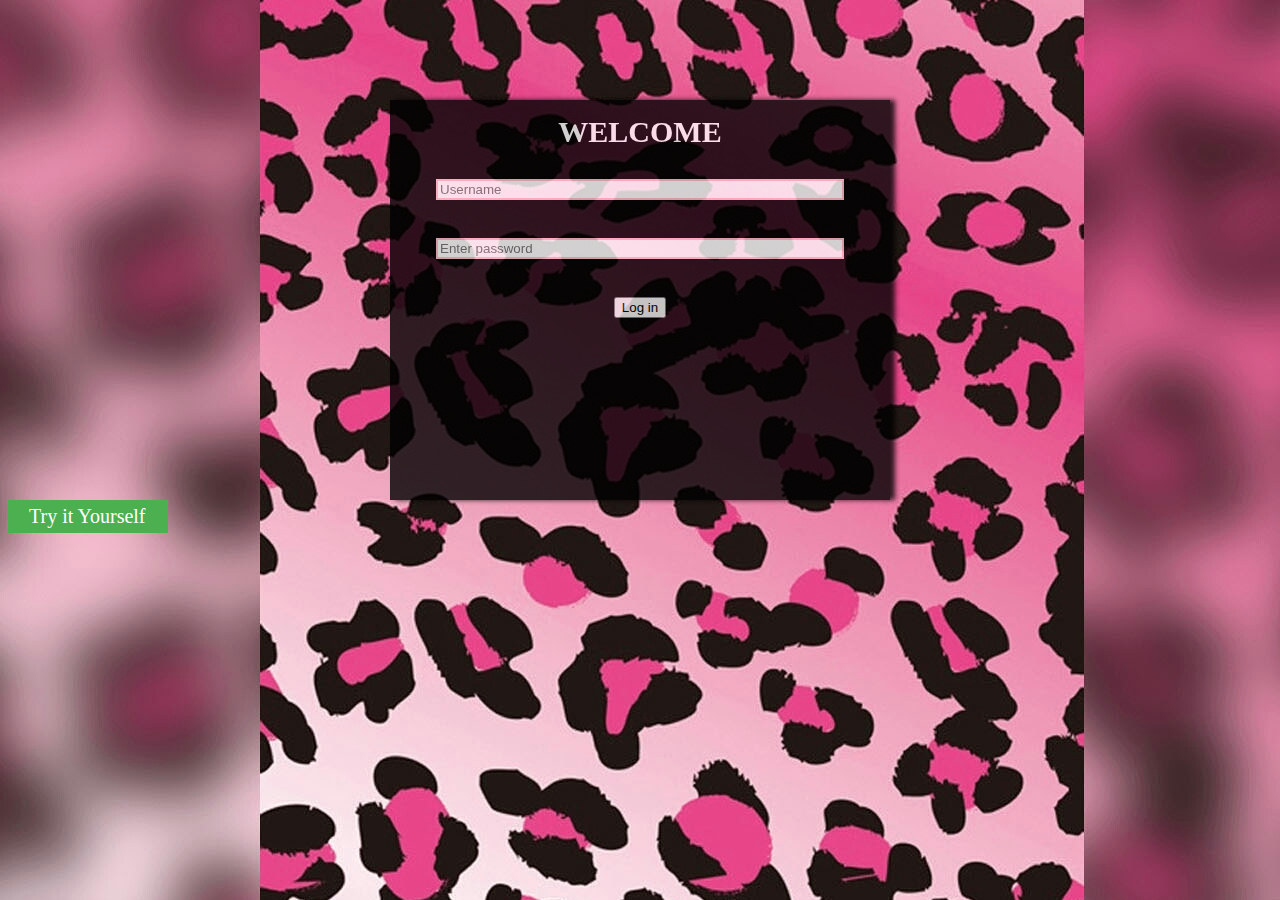
<file: Basic web pages/loginPage.html>
<!DOCTYPE html>
<html>
<head>
	<title>Sign Up</title>
	<link rel="stylesheet" type="text/css" href="css/loginPage.css">
</head>
<body id="login">
    <div class="login-container">
    	<h3 class="form-heading">WELCOME</h3>

    	<form method="POST">
    		<input class="input" type="text" name="Username" placeholder="Username" required="required"> <br> <br>
    		<input class="input" type="password" name="Password" placeholder="Enter password" required="required"> <br><br>
    		<button type="submit">Log in</button>
    	</form>

    </div>
    <div class="ourbutton">
        <a href="learning2.html">Try it Yourself</a>
    </div>
    
</body>
</html>
</file>
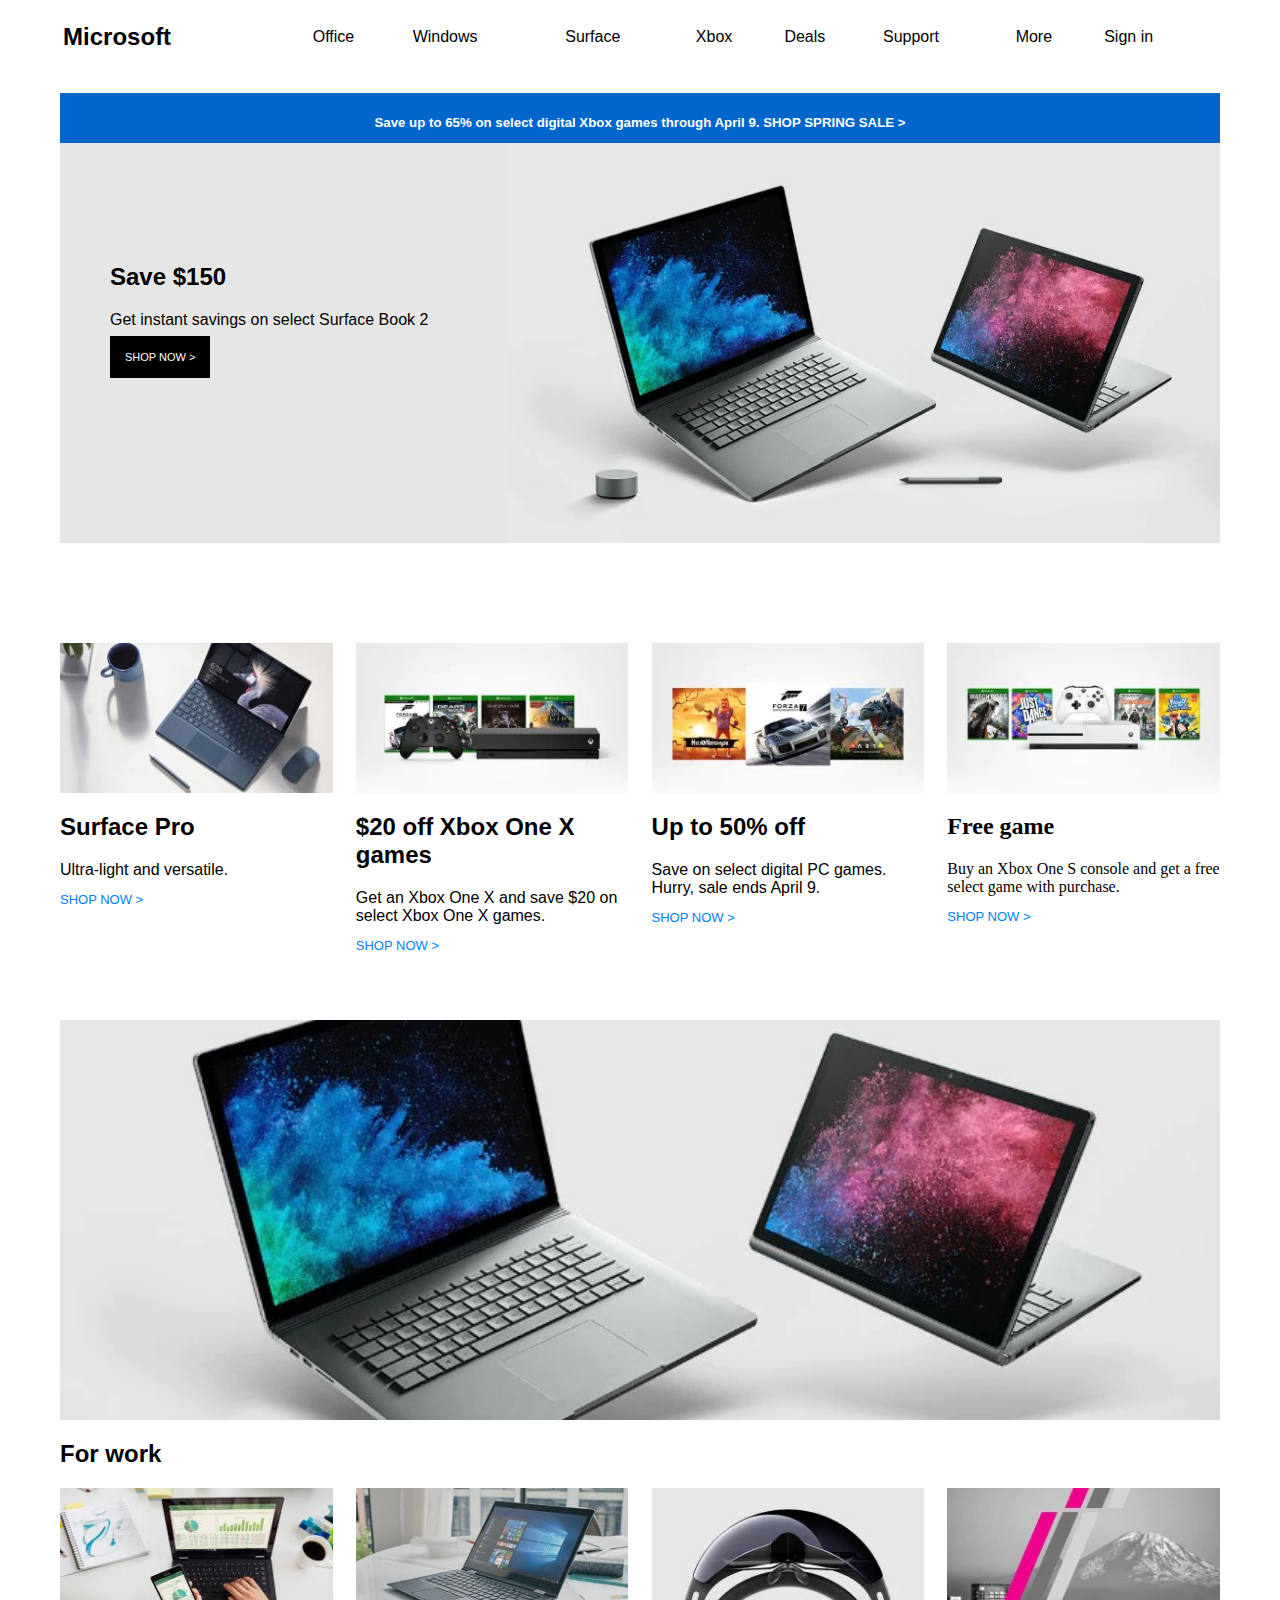
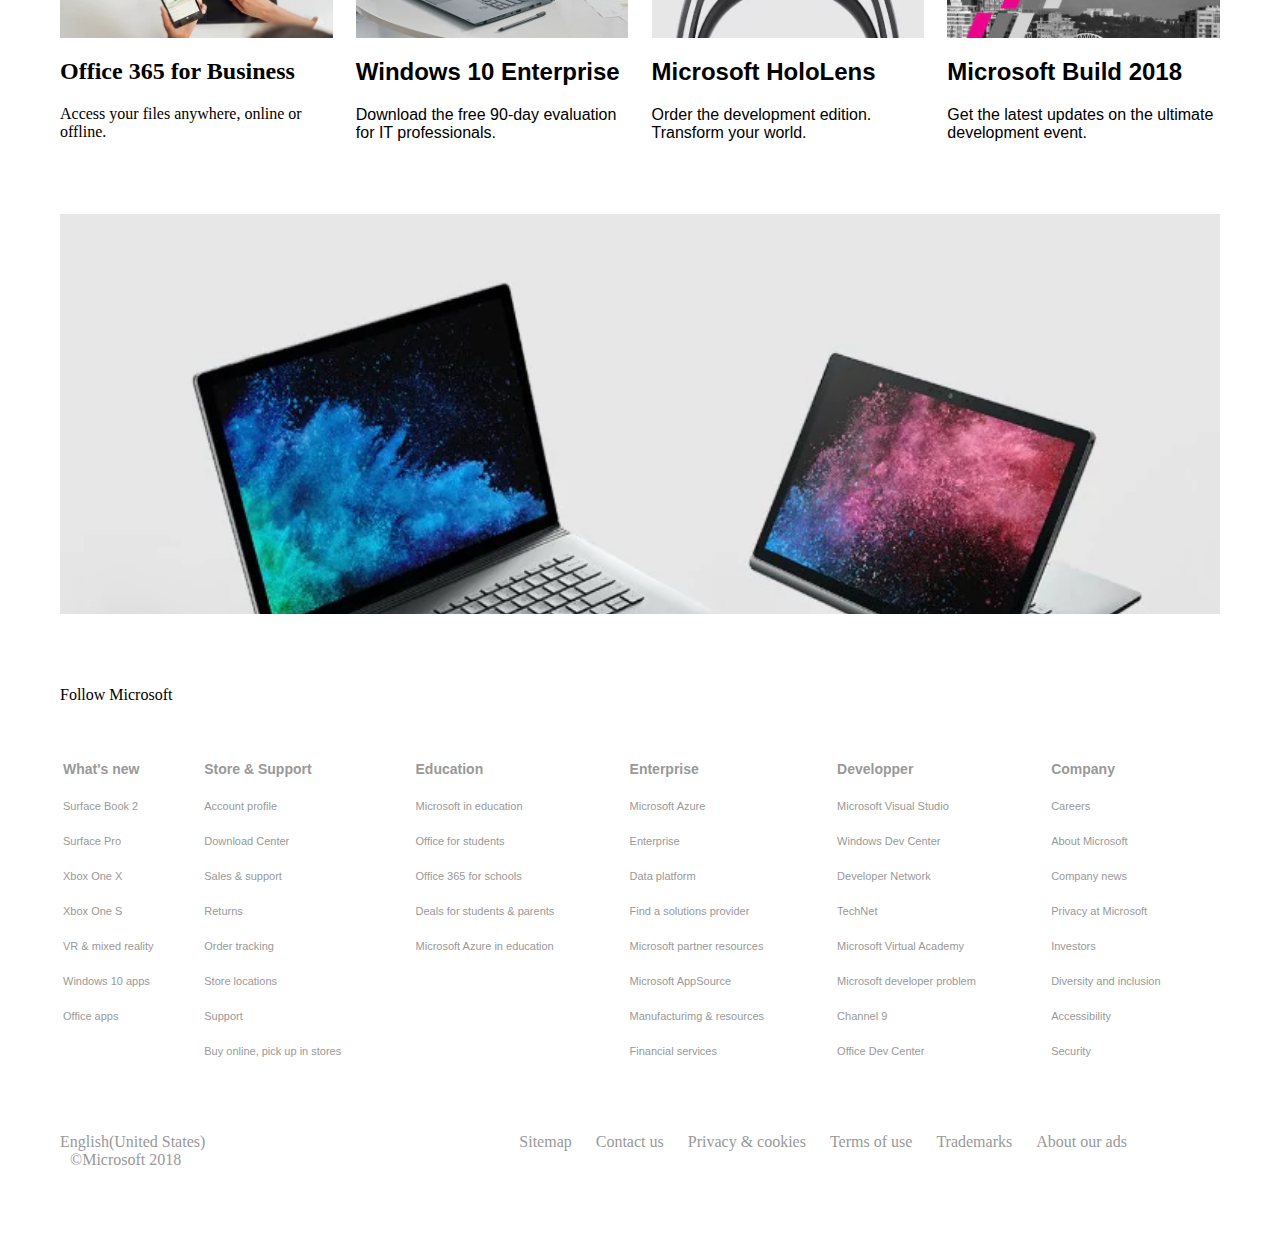
<file: Basic web pages/microsoft.html>
<!DOCTYPE html>
<html>
<head>
	<title>Microsoft</title>
	<link rel="stylesheet" type="text/css" href="css/style2.css">
</head>
<body>
  <div id="first" style="color:black;">
  	<table style="width:100%; font-family: arial;">
  		<tr>
  			<td>
  				<h2>Microsoft</h2>
  			</td>
  			<td>
  				Office
  			</td>
  			<td>
  				Windows
  			</td>
  			<td>
  				Surface
  			</td>
  			<td>
  				Xbox
  			</td>
  			<td>
  				Deals
  			</td>
  			<td>
  				Support
  			</td>
  			<td>
  				More
  			</td>
  			<td>
  				Sign in
  			</td>
  		</tr>
  	</table>
  </div>

  <div class="second">
  	<h5 style="font-family:arial;">Save up to 65% on select digital Xbox games through April 9. SHOP SPRING SALE > </h5>
  </div>

  <div class="show-case">
  	<div class="show-case-description">
  		<h2> Save $150</h2>
  		Get instant savings on select Surface Book 2
  		<br><br>
  		<a href="#" class="show-case-link">SHOP NOW &gt;</a>
  	</div>
  	<img src="images/image1.jpg">
  </div>
 
 <div style="clear:both"></div>

  <div>
  	<div class="a sub">
  		<img src="images/image2.jpg" class="sub-image">
  		<h2>Surface Pro</h2>
  		Ultra-light and versatile.
  		<p style="color: #0080ff; font-family:arial; font-size:13px;">SHOP NOW &gt;</p>
  	</div>
  	<div class="b sub">
  		<img src="images/image3.jpg" class="sub-image">
  		<h2>$20 off Xbox One X games</h2>
  		Get an Xbox One X and save $20 on select Xbox One X games.
  		<p style="color: #0080ff; font-family:arial; font-size:13px;">SHOP NOW &gt;</p>
  	</div>
  	<div class="c sub">
  		<img src="images/image4.jpg" class="sub-image">
  		<h2>Up to 50% off</h2>
  		Save on select digital PC games. Hurry, sale ends April 9.
  		<p style="color: #0080ff; font-family:arial; font-size:13px;">SHOP NOW &gt;</p>
  	</div>
  	<div class="d sub">
  		<img src="images/image5.jpg" class="sub-image">
  		<h2>Free game</h2>
  		Buy an Xbox One S console and get a free select game with purchase.
  		<p style="color: #0080ff; font-family:arial; font-size:13px;">SHOP NOW &gt;</p>
  	</div>
  </div>

  <div style="clear: both;"></div>
  <br><br><br>

  <div class="show-case2"></div>


  <h2 style="font-family:arial;">For work</h2>

  <div>
  	<div class="e sub2">
  		<img src="images/image6.jpg" class="sub-image2">
  		<h2>Office 365 for Business</h2>
  		Access your files anywhere, online or offline.
  	</div>
  	<div class="f sub2">
  		<img src="images/image7.jpg" class="sub-image2">
  		<h2>Windows 10 Enterprise</h2>
  		Download the free 90-day evaluation for IT professionals.
  	</div>
  	<div class="g sub2">
  		<img src="images/image8.jpg" class="sub-image2">
  		<h2>Microsoft HoloLens</h2>
  		Order the development edition. Transform your world.
  	</div>
  	<div class="h sub2">
  		<img src="images/image9.jpg" class="sub-image2">
  		<h2>Microsoft Build 2018</h2>
  		Get the latest updates on the ultimate development event.
  	</div>
  </div>

  <div style="clear: both;"></div>
  <br><br><br><br>
  <div class="show-case3"></div>
  <br><br><br><br>
  
  <div>Follow Microsoft</div>
  <br><br><br>
  <div>
  	<footer class="footer">
  		<table style="width: 100%; font-family: arial;">
  			<tr style="font-size: 14px;">
  				<td>
  					<b>What's new</b>
  				</td>
  				<td>
  					<b>Store &amp; Support</b>
  				</td>
  				<td>
  					<b>Education</b>
  				</td>
  				<td>
  					<b>Enterprise</b>
  				</td>
  				<td>
  					<b>Developper</b>
  				</td>
  				<td>
  					<b>Company</b>
  				</td>
  			</tr>
  			<tr style="font-size: 11px;">
  				<td>
  					Surface Book 2
  				</td>
  				<td>
  					Account profile
  				</td>
  				<td>
  					Microsoft in education
  				</td>
  				<td>
  					Microsoft Azure
  				</td>
  				<td>
  					Microsoft Visual Studio
  				</td>
  				<td>
  					Careers
  				</td>
  			</tr>
  			<tr style="font-size: 11px;">
  				<td>
  					Surface Pro
  				</td>
  				<td>
  					Download Center
  				</td>
  				<td>
  					Office for students
  				</td>
  				<td>
  					Enterprise
  				</td>
  				<td>
  					Windows Dev Center
  				</td>
  				<td>
  					About Microsoft
  				</td>
  			</tr>
  			<tr style="font-size: 11px;">
  				<td>
  					Xbox One X
  				</td>
  				<td>
  					Sales &amp; support
  				</td>
  				<td>
  					Office 365 for schools
  				</td>
  				<td>
  					Data platform
  				</td>
  				<td>
  					Developer Network
  				</td>
  				<td>
  					Company news
  				</td>
  			</tr>
  			<tr style="font-size: 11px;">
  				<td>
  					Xbox One S
  				</td>
  				<td>
  					Returns
  				</td>
  				<td>
  					Deals for students &amp; parents
  				</td>
  				<td>
  					Find a solutions provider
  				</td>
  				<td>
  					TechNet
  				</td>
  				<td>
  					Privacy at Microsoft
  				</td>
  			</tr>
  			<tr style="font-size: 11px;">
  				<td>
  					VR &amp; mixed reality
  				</td>
  				<td>
  					Order tracking
  				</td>
  				<td>
  					Microsoft Azure in education
  				</td>
  				<td>
  					Microsoft partner resources
  				</td>
  				<td>
  					Microsoft Virtual Academy
  				</td>
  				<td>
  					Investors
  				</td>
  			</tr>
  			<tr style="font-size: 11px;">
  				<td>
  					Windows 10 apps
  				</td>
  				<td>
  					Store locations
  				</td>
  				<td>
  					
  				</td>
  				<td>
  					Microsoft AppSource
  				</td>
  				<td>
  					Microsoft developer problem
  				</td>
  				<td>
  					Diversity and inclusion
  				</td>
  			</tr>
  			<tr style="font-size: 11px;">
  				<td>
  					Office apps
  				</td>
  				<td>
  					Support
  				</td>
  				<td>
  					
  				</td>
  				<td>
  					Manufacturimg &amp; resources
  				</td>
  				<td>
  					Channel 9
  				</td>
  				<td>
  					Accessibility
  				</td>
  			</tr>
  			<tr style="font-size: 11px;">
  				<td>
  					
  				</td>
  				<td>
  					Buy online, pick up in stores
  				</td>
  				<td>
  					
  				</td>
  				<td>
  					Financial services
  				</td>
  				<td>
  					Office Dev Center
  				</td>
  				<td>
  					Security
  				</td>
  			</tr>
  		</table>
  		<br><br><br>
  		<table>
  			<tr style="width: 100%; font-family: arial;">
  				<ul id="menu" style="padding: 0; margin: 0;">
  					<li id="list" style="padding-right:300px;">English(United States)</li>
  					<li class="list2">Sitemap</li>
  					<li class="list2">Contact us</li>
  					<li class="list2">Privacy &amp; cookies</li>
  					<li class="list2">Terms of use</li>
  					<li class="list2">Trademarks</li>
  					<li class="list2">About our ads</li>
  					<li class="list2">&copy;Microsoft 2018</li>
  				</ul>
  			</tr>
  		</table>
  	</footer>
  </div>
</body>
</html>
</file>
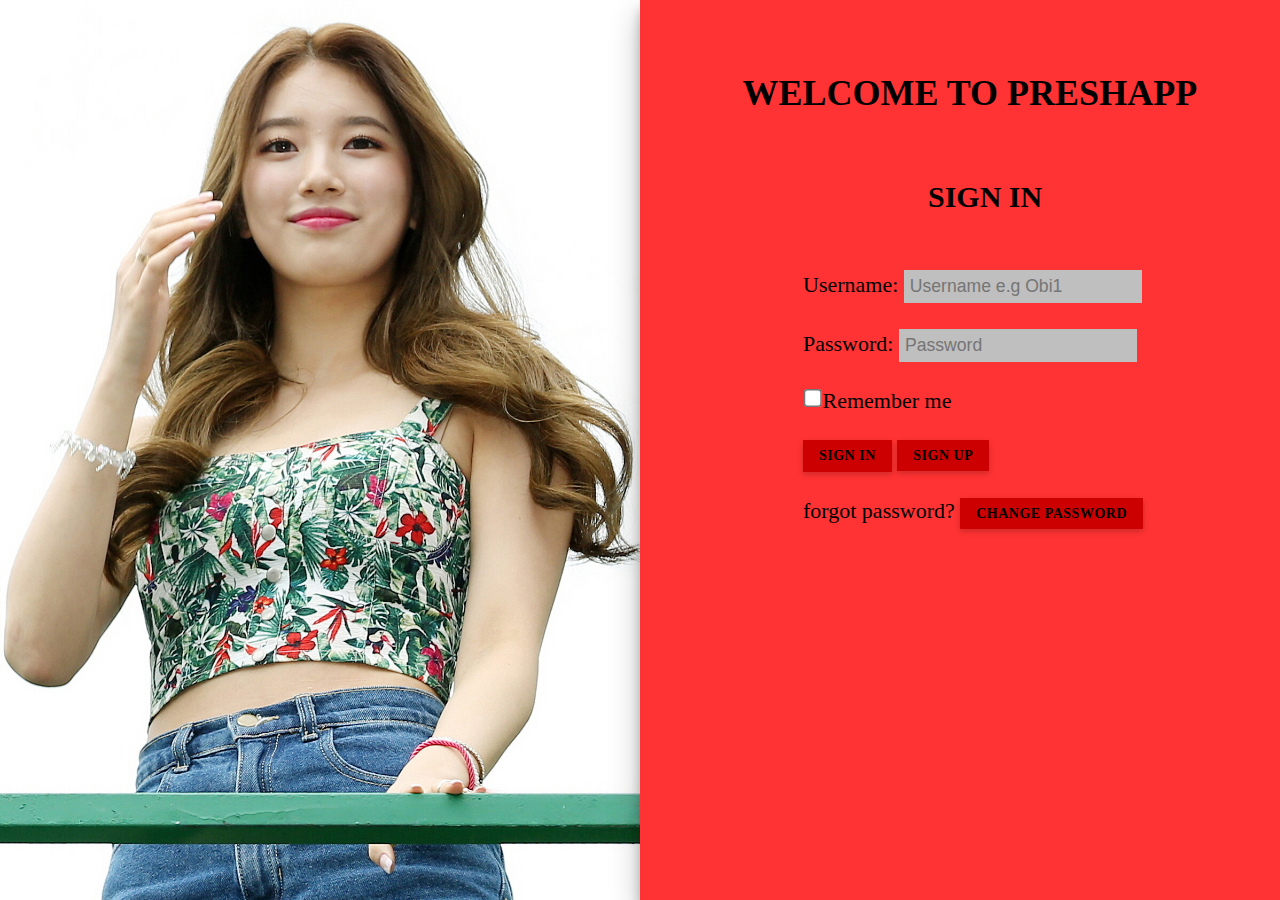
<file: Basic web pages/signIn.html>
<!DOCTYPE html>
<html>
<head>
	<meta name="viewport" content="width=device-width, initial-scale=1">
	<link rel="stylesheet" type="text/css" href="css/signIn.css">
	<!--<link rel="stylesheet" type="text/css" href="">-->
	<title>Preshapp</title>	
</head>

<body>
		
	<div class="image"></div>

	<!--<form>
		First name:<br>
		<input type="text" name="firstname"><br>
  		Last name:<br>
  		<input type="text" name="lastname">
	</form> .......does d same as below -->
	<div id="slidebox">
		<form action="firstPage.html" onsubmit="login(event)">
			<h2 id="design">WELCOME TO PRESHAPP</h2><br>
			<h3 id="design2">SIGN IN</h3><br>

			<div class="content">
				<label for="username">Username:</label>
				<input type="text" name="Username" placeholder="Username e.g Obi1" class="bigger" id="name">
				 <br><br>

				<label for="pwd">Password:</label>
				<input type="password" name="psw" placeholder="Password" class="bigger" id="pin"> <br><br>
				<label><input type="checkbox" style="zoom: 1.5;">Remember me</label> <br><br>
				<input type="submit" value="Sign In" class="box">
				<a href="signUp.html" class="box">Sign up</a>
				<p><span id="result"></span></p><br>
				<p>forgot password? <a href="forgotPassword.html" class="box">Change Password</a></p>
			</div>
		</form>	
		<!--<p>Username: <input type="text" name="Username" placeholder="Username e.g Obi1"></p>....does the same as above! -->
	</div>
	
	<script type="text/javascript" src="js/signIn.js"></script>
</body>
</html>
</file>
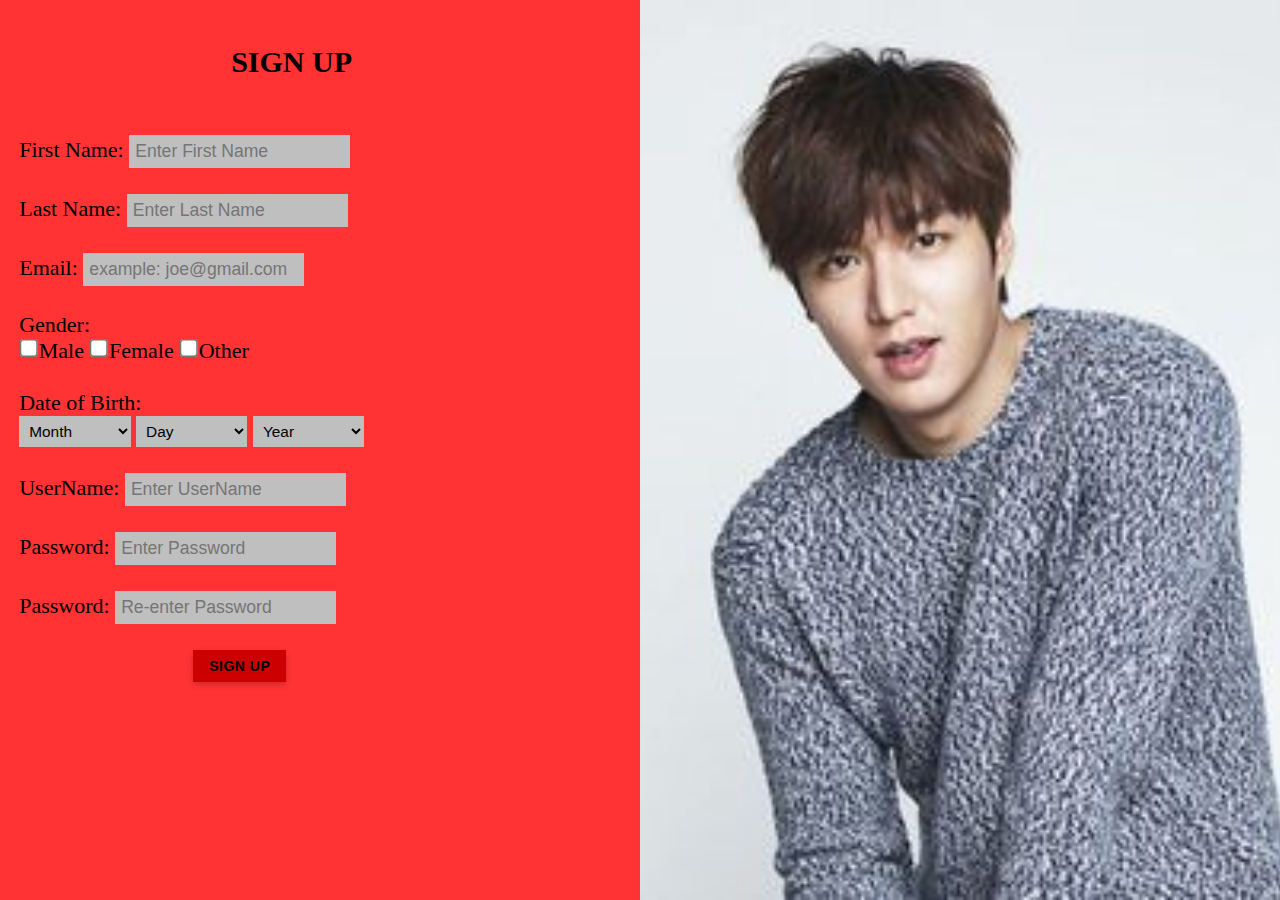
<file: Basic web pages/signUp.html>
<!DOCTYPE html>
<html>
<head>
	<title>Preshapp</title>
	<link rel="stylesheet" type="text/css" href="css/signUp.css">
</head>
<body>
	<div class="img"></div>
	<div id="slidebox">
		<form action="firstPage.html" method="post">
			<h3 id="design">SIGN UP</h3><br>
			<div class="content">
				<label for="firstName">First Name:</label>
				<input type="text" placeholder="Enter First Name" class="bigger"><br><br>

				<label for="lastName">Last Name:</label>
				<input type="text" placeholder="Enter Last Name" class="bigger"><br><br>

				<label for="email">Email:</label>
				<input type="email" placeholder="example: joe@gmail.com" class="bigger"><br><br>

				<label for="gender">Gender:</label><br>
				<input type="checkbox" class="bigger3">Male
				<input type="checkbox" class="bigger3">Female
				<input type="checkbox" class="bigger3">Other <br><br>

				<label for="Birthday">Date of Birth:</label><br>
				<select class="bigger2">
					<option>Month</option>
					<option>January</option>
					<option>February</option>
					<option>March</option>
					<option>April</option>
					<option>May</option>
					<option>June</option>
					<option>July</option>
					<option>August</option>
					<option>September</option>
					<option>October</option>
					<option>November</option>
					<option>December</option>
				</select>
				<select class="bigger2">
					<option>Day</option>
					<option>1</option>
					<option>2</option>
					<option>3</option>
					<option>4</option>
					<option>5</option>
					<option>6</option>
					<option>7</option>
					<option>8</option>
					<option>9</option>
					<option>10</option>
					<option>11</option>
					<option>12</option>
					<option>13</option>
					<option>14</option>
					<option>15</option>
					<option>16</option>
					<option>17</option>
					<option>18</option>
					<option>19</option>
					<option>20</option>
					<option>21</option>
					<option>22</option>
					<option>23</option>
					<option>24</option>
					<option>25</option>
					<option>26</option>
					<option>27</option>
					<option>28</option>
					<option>29</option>
					<option>30</option>
					<option>31</option>
				</select>
				<select class="bigger2">
					<option>Year</option>
					<option>1990</option>
					<option>1991</option>
					<option>1992</option>
					<option>1993</option>
					<option>1994</option>
					<option>1995</option>
					<option>1996</option>
					<option>1997</option>
					<option>1998</option>
					<option>1999</option>
					<option>2000</option>
					<option>2001</option>
					<option>2002</option>
					<option>2003</option>
					<option>2004</option>
					<option>2005</option>
					<option>2006</option>
					<option>2007</option>
					<option>2008</option>
					<option>2009</option>
					<option>2010</option>
					<option>2011</option>
					<option>2012</option>
					<option>2013</option>
					<option>2014</option>
					<option>2015</option>
					<option>2016</option>
					<option>2017</option>
					<option>2018</option>
				</select><br><br>

				<label for="userName">UserName:</label>
				<input type="text" placeholder="Enter UserName" class="bigger"><br><br>

				<label for="password">Password:</label>
				<input type="password" name="psw" placeholder="Enter Password" class="bigger"><br><br>

				<label for="password">Password:</label>
				<input type="password" name="psw" placeholder="Re-enter Password" class="bigger"><br><br> <!--have to use js to verify password match-->

				<button type="submit" name="Sign Up" class="box">Sign Up</button> 
			</div>
		</form>
	</div>

	<!--Question:
		how do i make d input box longer?
		how to remove checkbox border-->
</body>
</html>
</file>
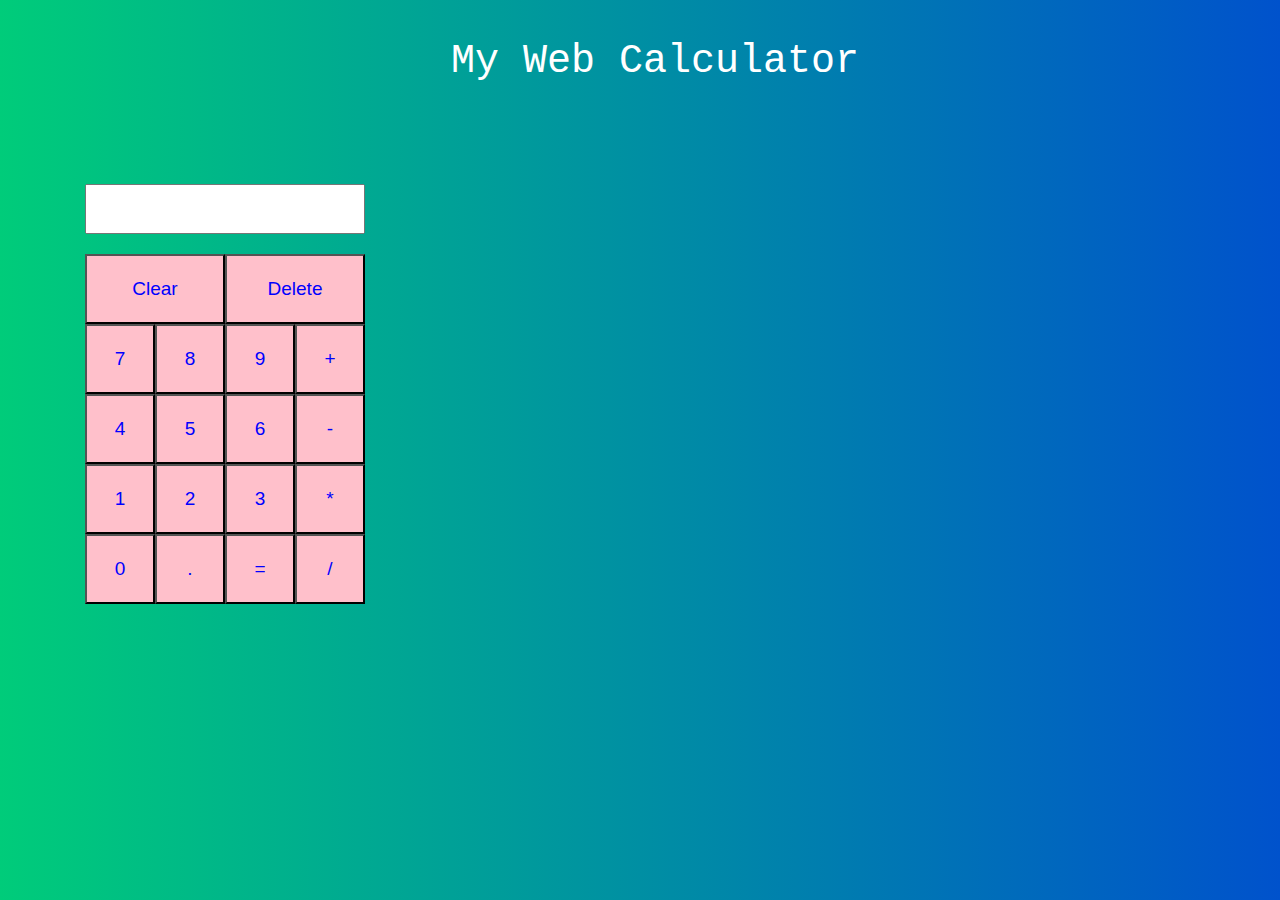
<file: Basic web pages/webCalc.html>
<!DOCTYPE html>
<html>
<head>
	<title></title>
	<meta charset="utf-8">
	<meta name="viewport" content="width=device-width, initial-scale=1">
	<link rel="stylesheet" type="text/css" href="bootstrap-3.3.7-dist/css/bootstrap.min.css">
	<link rel="stylesheet" type="text/css" href="css/webCalc.css">
	<script type="text/javascript">
		function insertNumber(num){
			calcForm.textbox.value = calcForm.textbox.value + num;
		}

		//function equal(){
		//	calcForm.textbox.value = eval(calcForm.textbox.value);
		//}  -------Note: it still works this way

		function equal(){
			var exp = calcForm.textbox.value;
			if(exp){
				calcForm.textbox.value = eval(exp);
			}
			
		}

		function cls(){
			var exp = calcForm.textbox.value;
			calcForm.textbox.value = exp.substring(0, exp.length-calcForm.textbox.value);
		}

		function del(){
		    var exp = calcForm.textbox.value;
			calcForm.textbox.value = exp.substring(0, exp.length-1);
		}
	</script>
</head>
<body>
	<div class="container">
		<h1 class="text">My Web Calculator</h1>
        <form name=calcForm>
    	   <input type="text" class="textbox" name="textbox">
    	   <br><br>
           <table>
    	        <tr>
    		        <td colspan="2"><input class="d" type="button" name="clearbtn" value="Clear" onclick="cls()"></td>
    		        <!--<td colspan="2"><button class="d">Clear</button></td>-->
    		        <td colspan="2"><input class="d" type="button" name="deletebtn" value="Delete" onclick="del()"></td>
    	        </tr>

    	        <tr>
    		        <td><input class="design" type="button" name="btn7" value="7" onclick="insertNumber(btn7.value)"></td>
    		        <!--<td><button class="design" onclick="insertNumber(8.value)">8</button></td>-->
    		        <td><input class="design" type="button" name="btn8" value="8" onclick="insertNumber(btn8.value)"></td>
    		        <td><input class="design" type="button" name="btn9" value="9" onclick="insertNumber(btn9.value)"></td>
    		        <td><input class="design" type="button" name="addbtn" value="+" onclick="insertNumber(addbtn.value)"></td>
    	        </tr>

    	        <tr>
    		        <td><input class="design" type="button" name="btn4" value="4" onclick="insertNumber(btn4.value)"></td>
    		        <td><input class="design" type="button" name="btn5" value="5" onclick="insertNumber(btn5.value)"></td>
    		        <td><input class="design" type="button" name="btn6" value="6" onclick="insertNumber(btn6.value)"></td>
    		        <td><input class="design" type="button" name="subbtn" value="-" onclick="insertNumber(subbtn.value)"></td>
    	        </tr>

    	        <tr>
    		        <td><input class="design" type="button" name="btn1" value="1" onclick="insertNumber(btn1.value)"></td>
    		        <td><input class="design" type="button" name="btn2" value="2" onclick="insertNumber(btn2.value)"></td>
    		        <td><input class="design" type="button" name="btn3" value="3" onclick="insertNumber(btn3.value)"></td>
    				<td><input class="design" type="button" name="mulbtn" value="*" onclick="insertNumber(mulbtn.value)"></td>
    			</tr>

    			<tr>
    				<td><input class="design" type="button" name="btn0" value="0" onclick="insertNumber(btn0.value)"></td>
    				<td><input class="design" type="button" name="btndot" value="." onclick="insertNumber(btndot.value)"></td>
    				<td><input class="design" type="button" name="equalbtn" value="=" onclick="equal()"></td>
    				<td><input class="design" type="button" name="divbtn" value="/" onclick="insertNumber(divbtn.value)"></td>
    			</tr>
    		</table>
    	</form>
    </div>
</body>
</html>
</file>
<file: Basic web pages/css/loginPage.css>
#login{
	background-image: url(../images/image_0.jpg);
	background-position: cover;
	background-repeat: no-repeat;
}

.login-container{
	background-color: black;
	width: 500px;
	height: 400px;
	margin: auto;
	margin-top: 100px;
	opacity: 0.8;
	box-shadow: 5px 0px 5px black;
	text-align: center;
}

.form-heading{
	font-size: 30px;
	color: white;
	text-align: center;
	padding-top: 15px;
	/*padding-bottom: 30px;*/
}

.input{
	/*margin: auto;*/
	width: 400px; 
	margin-bottom: 20px;
	/*border-radius: 0px;*/
	border: 2px solid pink;
}

.ourbutton a{
	text-decoration: none;
	color: white;
	font-size: 20px;
	margin-left: 16px;
}
.ourbutton{
	background-color: #4CAF50;
	padding: 5px;
	width: 150px;
}

.ourbutton:hover{
	background-color: white;
	padding: 5px;
	width: 150px;
	box-shadow: 0px 5px 20px black;
}

.ourbutton:hover a{
	color: #4CAF50;
	cursor: pointer;
}

/*#button_previous{
	color: #3D8B40;
	background-color: transparent;
    text-decoration: none;
    font-size: 25px;
}

#button_previous:hover{
	text-decoration: underline;
}


#button_next{
	color: #3D8B40;
	background-color: transparent;
    text-decoration: none;
    font-size: 25px;
}

#button_next:hover{
	text-decoration: underline;
}*/

.header-file{
	color: red !important;
}
</file>
<file: Basic web pages/css/style2.css>
html,body{
	padding:0px 30px;
	margin:0px;
	background-color: white;
}

.second{
	background-color: #0066cc;
	text-align: center;
	color: white;
}

#first,.second{
	padding: 0.01%;
}
.second{
	height: 50px;
}

.show-case{
	height: 400px;
	background-color: #e6e6e6;
}

img{
	height: 400px;
	float:right;
}

.show-case-description{
	height: 400px;
	width: 377px;
	float: left;
	padding: 100px 0px 0px 50px;
	font-family: arial;
}

.show-case-link{
	text-decoration: none;
	padding:15px;
	background-color: black;
	color: white;
	font-size: 11px;
}

.show-case-link:hover{
	background-color: #555;
	font-size: 12px;
}

.sub{
	width: 23.5%;
	float: left;
}

.a, .b, .c{
	margin-right: 2%;
	font-family: arial;
}

.sub-image{
	width: 100%;
	height: 150px;
	margin-bottom: 20px;
}

.show-case2{
	height: 400px;
	background-color: pink;
	background-image: url("../images/image1.jpg");
	background-repeat: no-repeat;
	background-size: cover;
	background-position: center;
}

.sub2{
	width: 23.5%;
	float: left;	
}

.f,.g,.h{

	margin-left: 2%;
	font-family: arial;
}

.sub-image2{
	width: 100%;
	height: 150px;
	margin-bottom: 20px;
}

.show-case3{
	height: 400px;
	background-color: pink;
	background-image: url("../images/image1.jpg");
	background-repeat: no-repeat;
	background-size: cover;
}

.footer{
	background-color: white;
	color: #999999;
	height: 500px;
}

td{
	padding-bottom: 20px;
}

#menu li{
	display: inline;
}

.list2{
	padding: 0px 10px;
}
</file>
<file: Basic web pages/css/signIn.css>
*{
	margin: 0;
	padding: 0;
	}

body{
	height: 100%;
	overflow: hidden;
	width: 100%;
	box-sizing: border-box;
	font-family: Georgia, serif;
	background-color: #ff3333
	}

.image{
	position: absolute;
	left: 0;
	width: 50%;
	height: 100%;
	background: url(../images/Suzy.jpg);
	background-size: cover;
	background-position: 20% 50%;
	}

#slidebox{
	width: 50%;
	max-height: 100%;
	height: 100%;
	overflow: hidden;
	margin-left: 50%; /*to move d sign in to d oda side or half d page*/
	position: absolute;
	box-shadow: 0 14px 28px rgba(0,0,0,0.25), 0 10px 10px rgba(0,0,0,0.22);
	}

#design{
	margin:0;
	top: 8%;
	position: absolute;
	left: 16%;
	font-size: 36px;
	}

#design2{
	margin:0;
	top: 20%;
	position: absolute;
	left: 45%;
	font-size: 30px;
	}

.content{
	margin: 0;
	top: 30%;
	position: absolute;
	left: 45%;
	margin-left: -125px;
	font-size: 22px;
	}

.bigger{  
	font-size: 0.8em; /*to make the input box bigger*/
	border: none; /*to remove border*/
	padding: 6px; /*to prevent the text from starting at d edge of d border*/
	background: #bfbfbf;
	}

.box{
	background: #cc0000;
	padding: 8px 16px;
	width: auto;
	font-weight: 600; 
	text-transform: uppercase;
	font-size: 14px;
	letter-spacing: 0.5px;
	box-shadow: 0 2px 6px rgba(0,0,0,0.1), 0 3px 6px rgba(0,0,0,0.1);
	border: none;
	text-decoration-line: none;
	color: black;
	font-family: Georgia, serif;
	}

.box:hover{
	background: #bfbfbf;
	box-shadow: 0 4px 7px rgba(0,0,0,0.1), 0 3px 6px rgba(0,0,0,0.1);
	}

#result{
	color: blue; 
	font-weight: bold;
	font-style: italic;
	font-size: 15px;
}
</file>
<file: Basic web pages/css/signUp.css>
*{
			margin: 0;
			padding: 0;
		}

		body{
			height: 100%;
			overflow: hidden;
			width: 100%;
			box-sizing: border-box;
			font-family: Georgia, serif;
			background-color: #ff3333
		}

		.img{
			position: absolute;
			right: 0;
			width: 50%;
			height: 100%;
			background: url(../images/Lee.jpg);
			background-size: cover;
			background-position: 50% 20%;
		}

		#slidebox{
			width: 50%;
			max-height: 100%;
			height: 100%;
			overflow: hidden;
			margin-right: 50%; /*to move d sign up to d oda side or half d page*/
			position: absolute;
			/*box-shadow: 0 10px 20px rgba(0,0,0,0.2), 0 8px 8px rgba(0,0,0,0.3);*/
		}

		#design{
			margin:0;
			top: 5%;
			position: absolute;
			right: 45%;
			font-size: 30px;
		}

		.content{
			margin: 0;
			top: 15%;
			position: absolute;
			left: 3%;
			margin-right: -125px;
			font-size: 22px;
		}

		.bigger{  
			font-size: 0.8em; /*to make the input box bigger*/
			border: none; /*to remove border*/
			padding: 6px;
			width: 60%; /*to prevent the text from starting at d edge of d border*/
			background-color: #bfbfbf;
		}

		.bigger2{  
			font-size: 0.7em; /*to make the input box bigger*/
			border: none; /*to remove border*/
			padding: 6px;
			width: 32%; /*to prevent the text from starting at d edge of d border*/
			background-color: #bfbfbf;
		}

		.bigger3{
			zoom: 1.5; /*to make checkbox bigger*/
		}

		.box{
			background: #cc0000;
			padding: 8px 16px;
			width: auto;
			font-weight: 600; 
			text-transform: uppercase;
			font-size: 14px;
			letter-spacing: 0.5px;
			border: none;
			position: absolute;
			left: 50%;
			box-shadow: 0 2px 6px rgba(0,0,0,0.1), 0 3px 6px rgba(0,0,0,0.1);
		}

		.box:hover{
			background: #bfbfbf;
			box-shadow: 0 4px 7px rgba(0,0,0,0.1), 0 3px 6px rgba(0,0,0,0.1);
		}
</file>
<file: Basic web pages/css/webCalc.css>
body{
	background: linear-gradient(to right, #00cc7a, #0052cc);
	padding-left: 30px;
}

.text{
	font-family: courier;
	font-size: 40px;
	text-align: center;
	color: white;
	margin-bottom: 50px;
	padding: 20px;
}

.textbox{
	margin-top: 30px;
	width: 280px;
	padding:5px;
	font-size: 25px;
}

.d{
    padding: 2px;
	width: 140px;
	height: 70px;
	background-color: pink;
	color: blue;
	font-size: 19px;
	cursor: pointer;
}
.d:hover{
	background-color: #00cc7a;
}

.design{
	padding: 2px;
	width: 70px;
	height: 70px;
	background-color: pink;
	color: blue;
	font-size: 19px;
	cursor: pointer;
}
.design:hover{
	background-color: #00cc7a;
}
</file>
